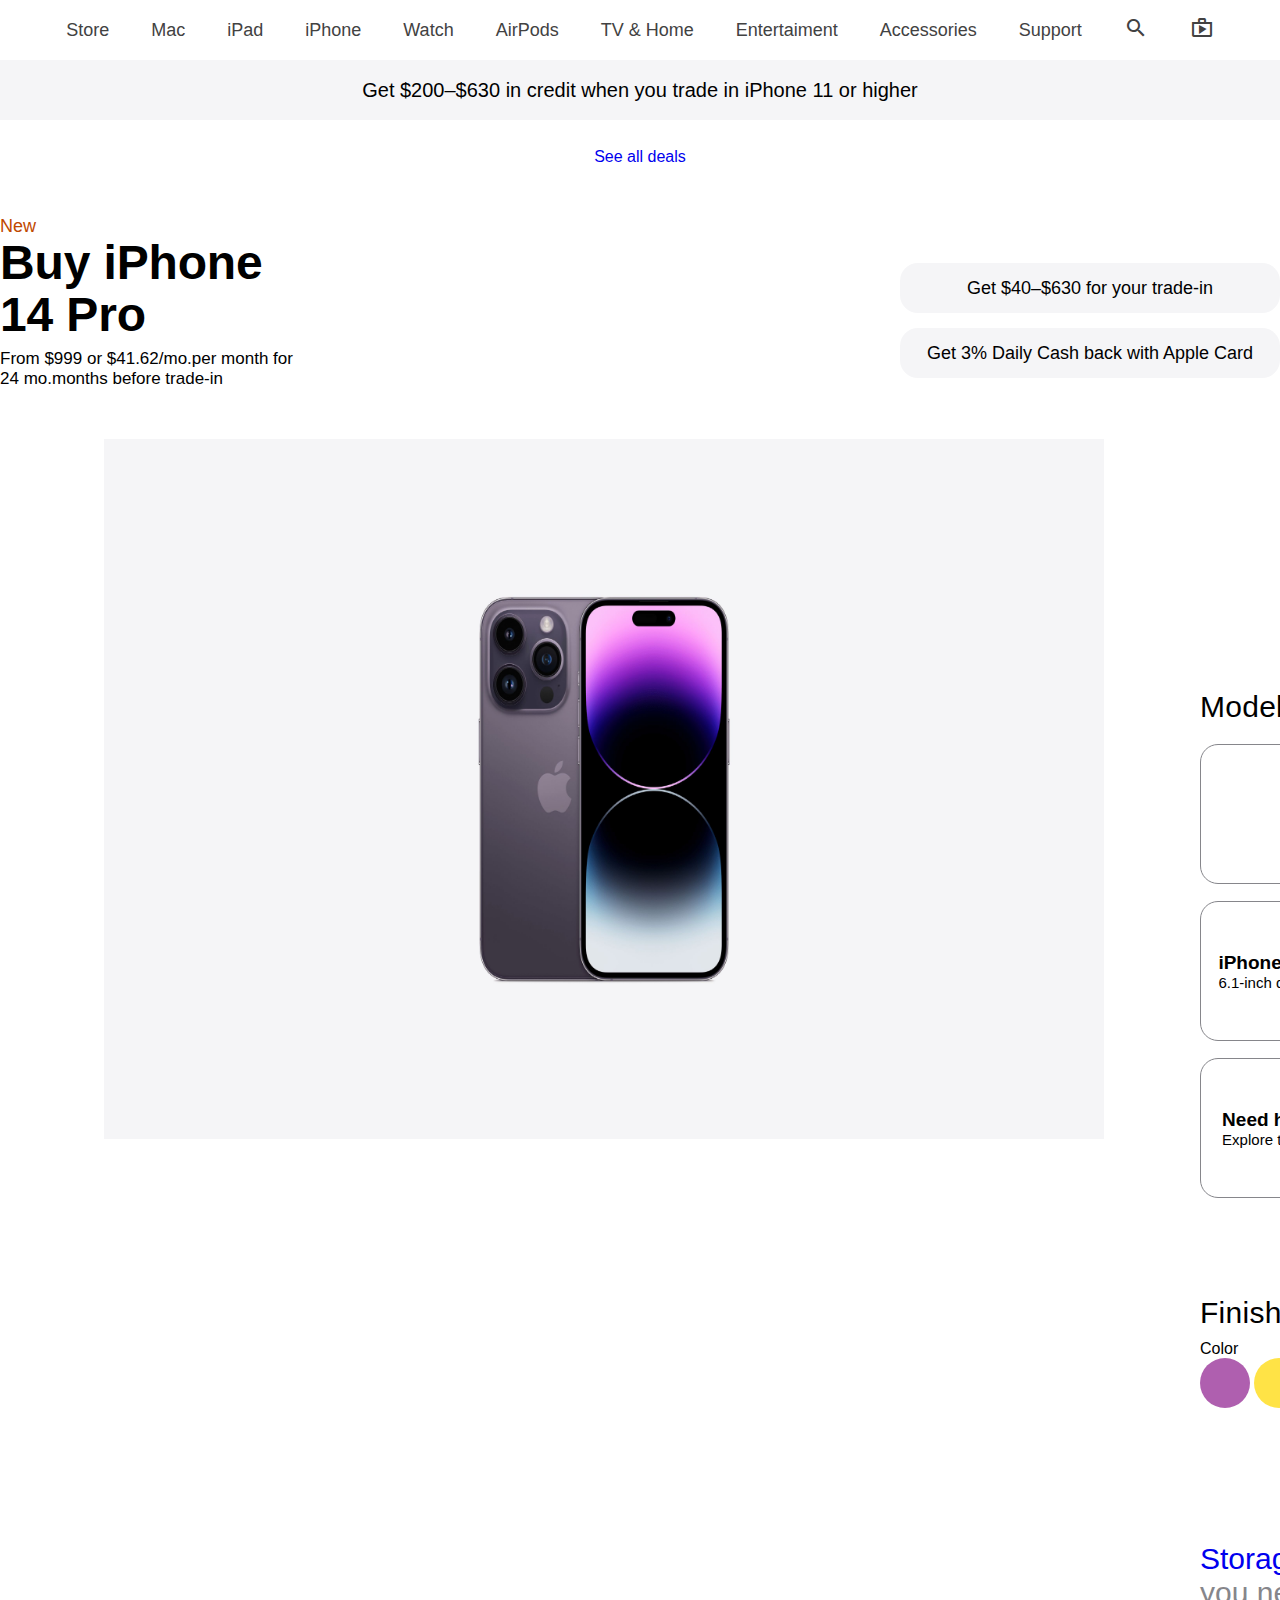
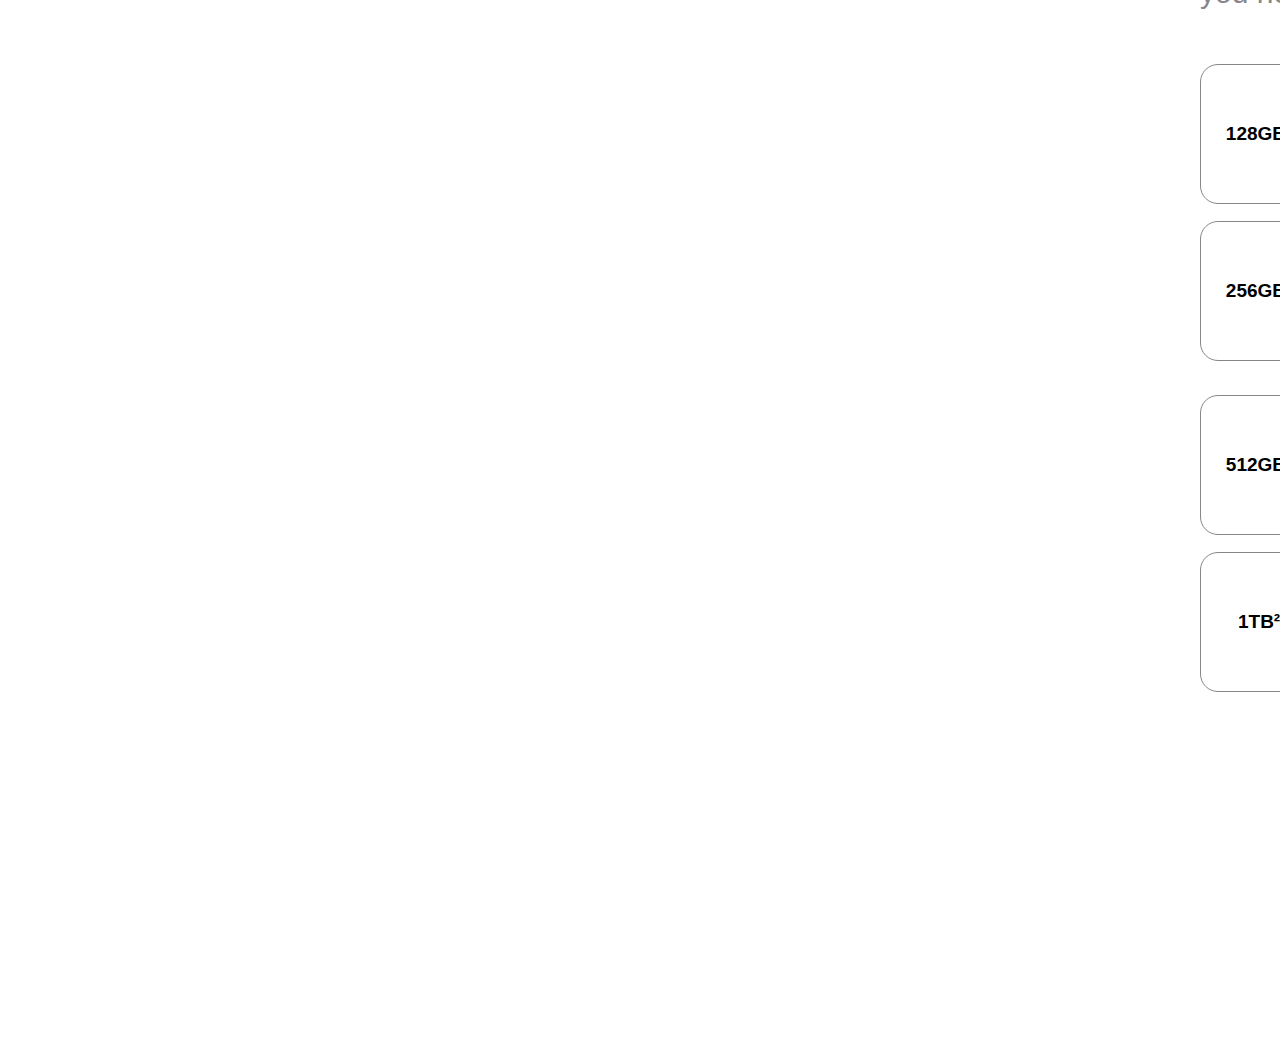
<file: index.html>
<!DOCTYPE html>
<html lang="en">

<head>
    <meta charset="UTF-8">
    <meta http-equiv="X-UA-Compatible" content="IE=edge">
    <meta name="viewport" content="width=device-width, initial-scale=1.0">
    <title>apple.com</title>
    <link href="https://fonts.googleapis.com/icon?family=Material+Icons+Outlined" rel="stylesheet">
    <link rel="stylesheet" href="./css/style2.css">
</head>

<body>
    <div class="container">
        <header class="head">
            <nav><a class="ssilki" href="#">Store</a></nav>
            <nav><a class="ssilki" href="./index2.html">Mac</a></nav>
            <nav><a class="ssilki" href="#">iPad</a></nav>
            <nav><a class="ssilki" href="#">iPhone</a></nav>
            <nav><a class="ssilki" href="#">Watch</a></nav>
            <nav><a class="ssilki" href="#">AirPods</a></nav>
            <nav><a class="ssilki" href="#">TV & Home</a></nav>
            <nav><a class="ssilki" href="#">Entertaiment</a></nav>
            <nav><a class="ssilki" href="#">Accessories</a></nav>
            <nav><a class="ssilki" href="#">Support</a></nav>
            <nav><a class="ssilki" href="#"> <span class="material-icons-outlined rt">search</span></a></nav>
            <nav><a class="ssilki" href="#">
                    <span class="material-icons-outlined rt">shop</span></a></nav>
        </header>

        <div class="box">Get $200–$630 in credit when you trade in iPhone 11 or higher</div>
        <br>
        <div class="button">
            <a href="#" id="open">See all deals</a>
        </div>

        <div class="pop_up">
            <div class="pop_up_container">
                <div class="pop_up_body">
                    <h1>Incredible carrier deals?
                        <br> We've got'em right here. 😎
                    </h1>

                    <p>When you buy your new iPhone from Apple, you can still get a sweet carrier deal. <br> Just select
                        your trade-in to see how much you can save. Have questions? No worries, <br> our iPhone
                        Specialists are here to help.</p>
                    <br>
                    <input type="text" placeholder="iPhone 12 Pro">
                    <br>
                    <h1>For existing and new AT&T customers</h1>
                    <br>
                    <br>
                    <p>
                        ∆ AT&T Special Deal: Monthly price reflects net monthly payment, after application of AT&T
                        trade-in credit applied over 36 months with purchase of an iPhone 14 Pro, iPhone 14 Pro Max,
                        iPhone 14, or iPhone 14 Plus and trade-in of eligible smartphone. Receive credit with purchase
                        of an iPhone 14 Pro or iPhone 14 Pro Max of either $1000, $700, or $350 (based upon the model
                        and condition of your trade-in smartphone). Receive credit with purchase of an iPhone 14 or
                        iPhone 14 Plus of either $700 or $350 (based upon the model and condition of your trade-in
                        smartphone). Max bill credits will not exceed the cost of the device. Requires upgrade of an
                        existing line or activation of a new line and purchase of a new iPhone 14, iPhone 14 Plus,
                        iPhone 14 Pro, or iPhone 14 Pro Max on qualifying 36 month 0% APR installment plan, subject to
                        carrier credit qualification. AT&T Installment Plan with Next Up is not eligible for this
                        promotion. $0 down for well qualified customers only, or down payment may be required and
                        depends on a variety of factors. Tax on full retail price due at sale. Requires activation on
                        eligible unlimited plan. If you cancel eligible wireless service, credits will stop and you will
                        owe the remaining device balance. Activation/Upgrade Fee: $35. Trade in device may not be on
                        existing installment plan. Bill credits are applied as a monthly credit over the 36 month
                        installment plan. Credits start within 3 bills. Will receive catchup credits once credits start.
                        Wireless line must be on an installment agreement, active, and in good standing for 30 days to
                        qualify. Installment agreement starts when device is shipped. To get all credits, device must
                        remain on agreement for entire term and you must keep eligible service on device for entire
                        installment term. Limited time offer; subject to change. Limits: one trade-in per qualifying
                        purchase and one credit per line. May not be combinable with other offers, discounts, or
                        credits. Purchase, financing, other limits, and restrictions apply. Price for iPhone 14 and
                        iPhone 14 Plus includes $30 AT&T connectivity discount. Activation required.
                    </p>
                    <from>
                        <div class="pop_up_close">&#10006</div>
                    </from>
                </div>
            </div>
        </div>

    </div>

    <div class="doc">
        <div class="cont">
            <p class="p01">New</p>
            <p class="p02">Buy iPhone 14 Pro</p>
            <p class="p03">From $999 or $41.62/mo.per month for 24 mo.months before trade-in</p>
        </div>

        <div class="box_of_btns">
            <a href="#"><button class="btn">Get $40–$630 for your trade-in</button></a>
            <a href="#"><button class="btn">Get 3% Daily Cash back with Apple Card</button></a>
        </div>
    </div>

    <div class="abox">
        <div class="iPhones_box">
            <img class="iPhoness" src="./img/iphone-14-pro-finish-select-202209-6-1inch-deeppurple.jpeg" alt="img">
        </div>

        <div class="model">
            <p class="modelp">Model. <span class="grey">Which is best for you?</span></p>
            <div class="bigbox">
                <a href="#">
                    <div class="element1">
                        <div class="aelement">
                            <p class="ip">iPhone 14 Pro
                </a></p>
                <p class="iq">6.1-inch display¹</p>
            </div>
            <div class="belement">
                <p>From $999 <br> or $41.62/mo. <br> for 24 mo. before <br> trade-in</p>
            </div>
        </div>
        <a href="#">
            <div class="element2">
                <div class="aelement">
                    <p class="ip">iPhone 14 Pro Max</p>
                    <p class="iq">6.1-inch display¹</p>
                </div>
                <div class="belement">
                    <p>From $999 <br> or $41.62/mo. <br> for 24 mo. before <br> trade-in</p>
                </div>
            </div>
            <div class="element3">
                <p><span class="d">Need help choosing a model?</span> <br>
                    Explore the differences in screen size and battery life.</p>
            </div>
    </div>
    <div class="divas">
        <p class="we"><span class="qw">Finish.</span> Pick your favorite.</p>
    </div>
    <p class="t">Color</p>
    <div class="btn_color">
        <button class="btn_cor" data-col="1"></button>
        <button class="btn_cor1" data-col="2"></button>
        <button class="btn_cor2" data-col="3"></button>
        <button class="btn_cor3" data-col="4"></button>
    </div>

    <div class="abigdive">
        <p class="op">Storage.<span class="spand"> How much space do <br> you need?</span></p>
        <div class="boxxx">
            <a href="">
                <div class="el">
                    <div class="div001">128GB²</div>
                    <div class="div002">
                        <p>From $1009 <br> or $45.79/mo. <br> for 24 mo. before <br> trade-in</p>
                    </div>
                </div>
            </a>
            <a href="">
                <div class="el">
                    <div class="div001">256GB²</div>
                    <div class="div002">
                        <p>From $1199 <br> or $49.95/mo. <br> for 24 mo. before <br> trade-in</p>
                    </div>
                </div>
        </div>
        </a>
        <a href="">
            <div class="el">
                <div class="div001">512GB²</div>
                <div class="div002">
                    <p>From $1399 <br> or $58.29/mo. <br> for 24 mo. before <br> trade-in</p>
                </div>
            </div>
    </div>
    </a>
    <a href="#">
        <div class="s01">
            <div class="el0">
                <div class="div001">1TB²</div>
                <div class="div002">
                    <p>From $1599 <br> or $66.62/mo. <br> for 24 mo. before <br> trade-in</p>
                </div>
            </div>
        </div>
    </a>
    </div>



    </div>
    </div>
    </div>
    </div>
    </div>


    <script src="./js/main.js"></script>
</body>

</html>
</file>
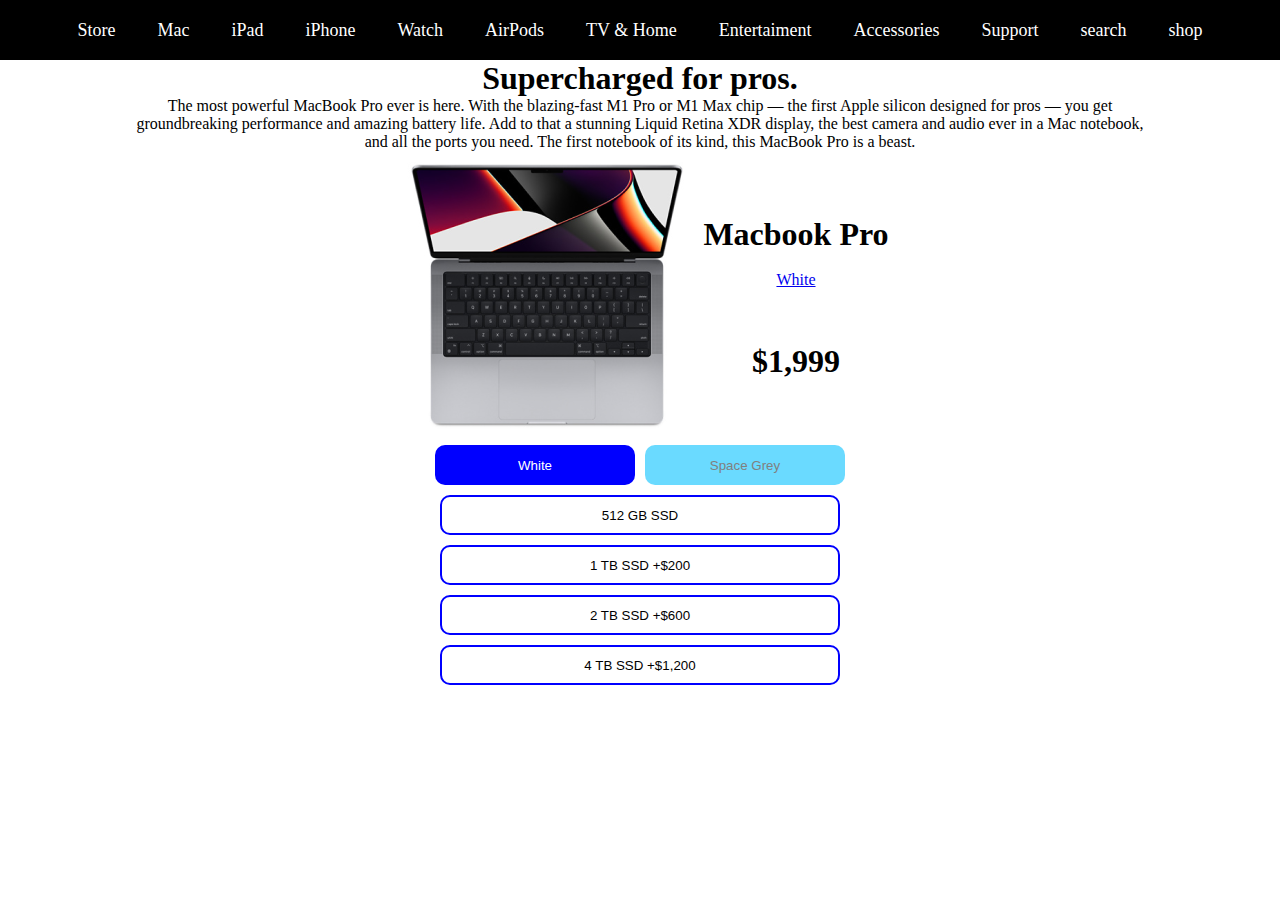
<file: index2.html>
<!DOCTYPE html>
<html lang="en">

<head>
    <meta charset="UTF-8">
    <meta http-equiv="X-UA-Compatible" content="IE=edge">
    <meta name="viewport" content="width=device-width, initial-scale=1.0">
    <title>Document</title>
    <link rel="stylesheet" href="./css/style.css">
</head>

<body>

    <center>
        <section>
            <header class="head">
                <nav><a class="ssilki" href="#">Store</a></nav>
                <nav><a class="ssilki" href="#">Mac</a></nav>
                <nav><a class="ssilki" href="#">iPad</a></nav>
                <nav><a class="ssilki" href="./index.html">iPhone</a></nav>
                <nav><a class="ssilki" href="#">Watch</a></nav>
                <nav><a class="ssilki" href="#">AirPods</a></nav>
                <nav><a class="ssilki" href="#">TV & Home</a></nav>
                <nav><a class="ssilki" href="#">Entertaiment</a></nav>
                <nav><a class="ssilki" href="#">Accessories</a></nav>
                <nav><a class="ssilki" href="#">Support</a></nav>
                <nav><a class="ssilki" href="#"> <span class="material-icons-outlined rt">search</span></a></nav>
                <nav><a class="ssilki" href="#">
                        <span class="material-icons-outlined rt">shop</span></a></nav>
            </header>

            <div class="text">
                <div class="text_h1">
                    <h1>
                        Supercharged for pros.
                    </h1>
                </div>
                <div class="text_h4">
                    The most powerful MacBook Pro ever is here. With the blazing-fast M1 Pro or M1 Max chip — the first
                    Apple silicon designed for pros — you get groundbreaking performance and amazing battery life. Add
                    to that a stunning Liquid Retina XDR display, the best camera and audio ever in a Mac notebook, and
                    all the ports you need. The first notebook of its kind, this MacBook Pro is a beast.
                </div>
            </div>

            <div class="MacBook">
                <div class="img_mac">
                    <img src="./img/MacBook.png" alt="img">
                </div>
                <div class="price">
                    <h1>Macbook Pro</h1>
                    <br>
                    <a href="#">White</a>
                    <br><br><br><br>
                    <span>
                        <h1>$1,999</h1>
                    </span>
                </div>
            </div>

            <div class="button">
                <div class="btn_color">
                    <button class="btn_col">White</button>
                    <button class="btn_col1"><a href="./index3.html">Space Grey</a></button>
                </div>

                <div class="btn_price">
                    <button class="btn_pri">512 GB SSD</button>
                    <button class="btn_pri">1 TB SSD +$200</button>
                    <button class="btn_pri">2 TB SSD +$600</button>
                    <button class="btn_pri">4 TB SSD +$1,200</button>
                </div>
            </div>
        </section>
    </center>

    <script src="./js/main2.js"></script>
</body>

</html>
</file>
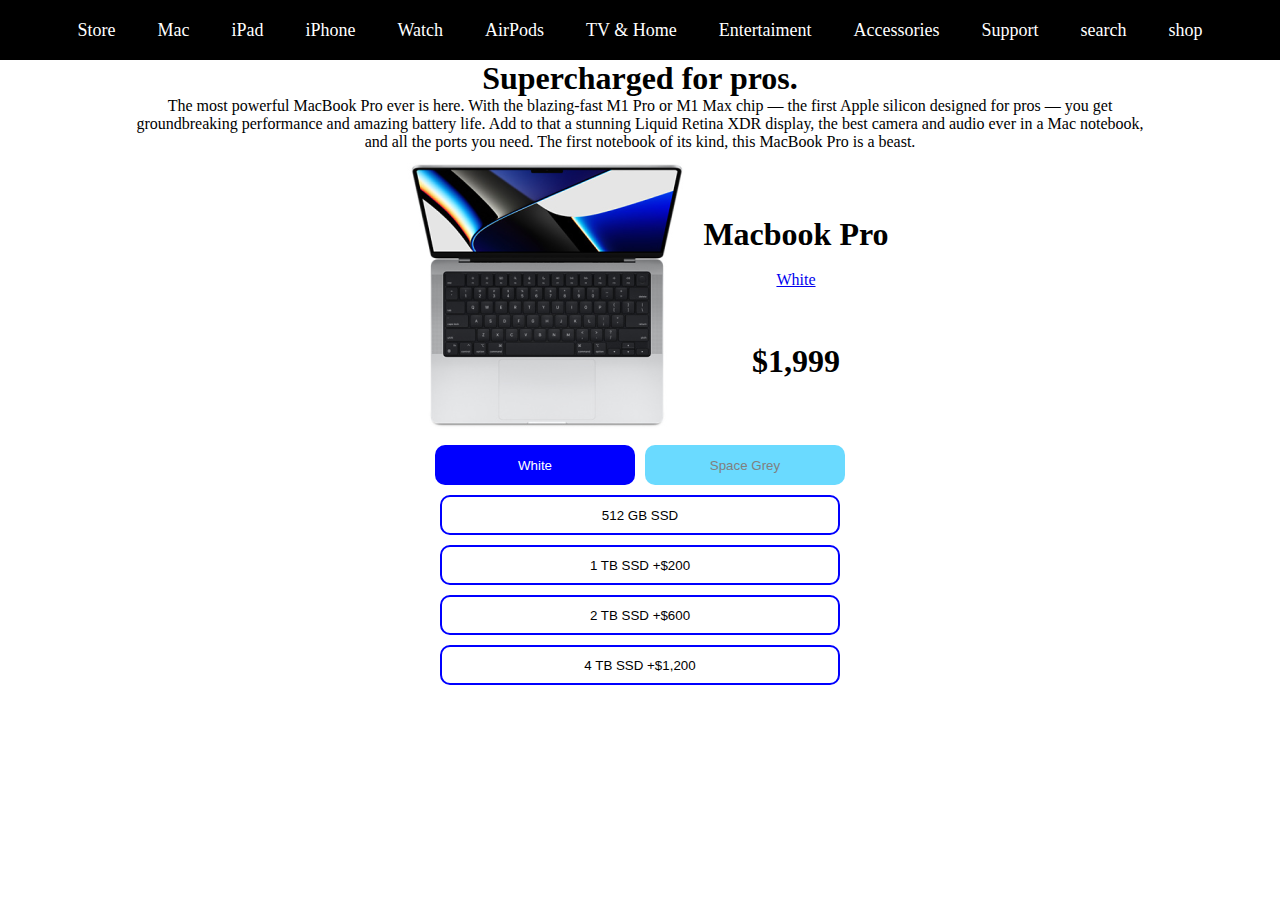
<file: index3.html>
<!DOCTYPE html>
<html lang="en">

<head>
    <meta charset="UTF-8">
    <meta http-equiv="X-UA-Compatible" content="IE=edge">
    <meta name="viewport" content="width=device-width, initial-scale=1.0">
    <title>Document</title>
    <link rel="stylesheet" href="./css/style.css">
</head>

<body>

    <center>
        <section>
            <header class="head">
                <nav><a class="ssilki" href="#">Store</a></nav>
                <nav><a class="ssilki" href="#">Mac</a></nav>
                <nav><a class="ssilki" href="#">iPad</a></nav>
                <nav><a class="ssilki" href="./index.html">iPhone</a></nav>
                <nav><a class="ssilki" href="#">Watch</a></nav>
                <nav><a class="ssilki" href="#">AirPods</a></nav>
                <nav><a class="ssilki" href="#">TV & Home</a></nav>
                <nav><a class="ssilki" href="#">Entertaiment</a></nav>
                <nav><a class="ssilki" href="#">Accessories</a></nav>
                <nav><a class="ssilki" href="#">Support</a></nav>
                <nav><a class="ssilki" href="#"> <span class="material-icons-outlined rt">search</span></a></nav>
                <nav><a class="ssilki" href="#">
                        <span class="material-icons-outlined rt">shop</span></a></nav>
            </header>

            <div class="text">
                <div class="text_h1">
                    <h1>
                        Supercharged for pros.
                    </h1>
                </div>
                <div class="text_h4">
                    The most powerful MacBook Pro ever is here. With the blazing-fast M1 Pro or M1 Max chip — the first
                    Apple silicon designed for pros — you get groundbreaking performance and amazing battery life. Add
                    to that a stunning Liquid Retina XDR display, the best camera and audio ever in a Mac notebook, and
                    all the ports you need. The first notebook of its kind, this MacBook Pro is a beast.
                </div>
            </div>

            <div class="MacBook">
                <div class="img_mac">
                    <img src="./img/mbp14-silver-select-202110 1 (2).png" alt="img">
                </div>
                <div class="price">
                    <h1>Macbook Pro</h1>
                    <br>
                    <a href="#">White</a>
                    <br><br><br><br>
                    <span>
                        <h1>$1,999</h1>
                    </span>
                </div>
            </div>

            <div class="button">
                <div class="btn_color">
                    <button class="btn_col"><a href="./index2.html">White</a></button>
                    <button class="btn_col1">Space Grey</button>
                </div>

                <div class="btn_price">
                    <button class="btn_pri">512 GB SSD</button>
                    <button class="btn_pri">1 TB SSD +$200</button>
                    <button class="btn_pri">2 TB SSD +$600</button>
                    <button class="btn_pri">4 TB SSD +$1,200</button>
                </div>
            </div>
        </section>
    </center>


    <script src="./js/main2.js"></script>
</body>

</html>
</file>
<file: css/style.css>
* {
    padding: 0px;
    margin: 0;
    box-sizing: border-box;
}

.MacBook {
    display: flex;
    align-items: center;
    justify-content: center;
}

.text_h4 {
    width: 1008px;
}

.btn_color {
    display: flex;
    align-items: center;
    justify-content: center;
    gap: 10px;
}


.btn_col {
    width: 200px;
    height: 40px;
    background-color: blue;
    color: white;
    border: none;
    border-radius: 10px;
    text-decoration: none;
}

.btn_col a {
    text-decoration: none;
    color: white;
}

.btn_col1 {
    width: 200px;
    height: 40px;
    background-color: rgba(0, 191, 255, 0.586);
    color: white;
    border: none;
    border-radius: 10px;
    color: grey;
    text-decoration: none;
}

.btn_col1 a {
    text-decoration: none;
    color: grey;
}


.btn_price {
    display: flex;
    flex-direction: column;
    align-items: center;
    justify-content: center;
    gap: 10px;
    padding: 10px;
}

.btn_pri {
    width: 400px;
    border: 2px solid blue;
    background-color: white;
    transition: 400ms;
    border-radius: 10px;
    height: 40px;
}

.btn_pri:hover {
    background-color: blue;
    color: white;
}

.head {
    height: 60px;
    width: 100%;
    display: flex;
    align-items: center;
    justify-content: center;
    gap: 42px;
    background-color: black;
}

.ssilki {
    color: #424242;
    transition: color 1ms linear;
    font-size: 18px;
    text-decoration: none;
    color: white;
}
</file>
<file: css/style2.css>
* {
    padding: 0;
    margin: 0;
    box-sizing: border-box;
    text-decoration: none;
    font-family: SF Pro Text, SF Pro Icons, AOS Icons, Helvetica Neue, Helvetica, Arial, sans-serif;
}

.container {
    max-width: 1920px;
    margin: 0 auto;
}

.head {
    height: 60px;
    width: 100%;
    display: flex;
    align-items: center;
    justify-content: center;
    gap: 42px;
}

.logo {
    width: 67px;
    height: 35px;
}

.ssilki {
    color: #424242;
    transition: color 1ms linear;
    font-size: 18px;
}

.ssilki:hover {
    color: black;
}

.box {
    width: 100%;
    background-color: #F5F5F7;
    height: 60px;
    display: flex;
    justify-content: center;
    align-items: center;
    font-size: 20px;
}

.box2 {
    height: 76px;
    width: 1100px;
    background-color: #F5F5F7;
    display: flex;
    gap: 50px;
    justify-content: center;
    border-radius: 10px;
}

.a {
    width: 30px;
    height: 30px;
}

.item1 {
    display: flex;
    gap: 10px;
    align-items: center;
}

.item0 {
    display: flex;
    flex-direction: column;
    justify-content: center;
}

.silka {
    color: #06c;
    font-size: 20px;
}

.p0 {
    font-size: 20px;
}

.b {
    font-size: 20px;
}

.b2 {
    font-size: 20px;
}

.b3 {
    font-size: 20px;
}

.p01 {
    color: #bf4800;
    font-size: 18px;
}

.p02 {
    font-size: 48px;
    line-height: 1.08349;
    font-weight: 600;
    letter-spacing: -.003em;
    padding-bottom: 8px;
}

.p03 {
    font-size: 17px;
}

.btn {
    background-color: #F5F5F7;
    width: 380px;
    height: 50px;
    border: 0;
    border-radius: 18px;
    padding-top: 12px;
    padding-right: 16px;
    padding-bottom: 12px;
    padding-left: 16px;
    cursor: pointer;
    font-size: 18px;
}

.doc {
    display: flex;
    align-items: center;
    justify-content: space-around;
    gap: 600px;
    margin-top: 50px;
}

.box_of_btns {
    display: flex;
    flex-direction: column;
    gap: 15px;
    margin-top: 36px;
}

.iPhones_box {
    width: 1200px;
    height: 700px;
    background-color: #F5F5F7;
    border-radius: 18px;
    margin-left: 104px;
    margin-top: 50px;
    display: flex;
    align-items: center;
    justify-content: center;
}

.iPhoness {
    width: 1000px;
    height: 700px;
}

.abox {
    display: flex;
    gap: 96px;
}

.model {
    margin-top: 300px;
    display: flex;
    flex-direction: column;
}

.modelp {
    font-size: 30px;
    line-height: 1.16667;
    letter-spacing: .009em;
}

.grey {
    color: #86868b;
}

.element1 {
    background-color: white;
    height: 140px;
    width: 400px;
    border: solid 1px #86868b;
    border-radius: 18px;
}

.element2 {
    background-color: white;
    height: 140px;
    width: 400px;
    border: solid 1px #86868b;
    border-radius: 18px;
    margin-bottom: 17px;
}

.element2:hover {
    border: 2px #06c solid;
}

.element3 {
    background-color: white;
    height: 140px;
    width: 400px;
    border: solid 1px #86868b;
    border-radius: 18px;
    margin-bottom: 17px;
}

.element3:hover {
    border: 2px #06c solid;
}

.bigbox {
    display: flex;
    flex-direction: column;
    margin-top: 20px;
    padding-right: 10px;
}

.element1 {
    display: flex;
    gap: 120px;
    font-size: 15px;
    align-items: center;
    justify-content: center;
    text-align: end;
    color: black;
    transition: color 1ms linear;
    margin-bottom: 17px;
}

.element1:hover {
    border: 2px #06c solid;
}

.ip {
    text-align: start;
    font-size: 19px;
    font-weight: 600;
}

.iq {
    text-align: start;
}

.element2 {
    display: flex;
    gap: 80px;
    font-size: 15px;
    align-items: center;
    justify-content: center;
    text-align: end;
    color: black;
    transition: color 1ms linear;
    margin-bottom: 17px;
}


.element3 {
    display: flex;
    font-size: 15px;
    align-items: center;
    justify-content: center;
    color: black;
}

.d {
    font-size: 19px;
    font-weight: 600;
}

.iPhones_box {
    position: sticky;
    top: 100px;
}

.abox {
    height: 2250px;
}

.qw {
    color: black;
    font-size: 30px;
    line-height: 1.16667;
    letter-spacing: .009em;
}

.we {
    color: #86868b;
    font-size: 30px;
}

.divas {
    margin-top: 80px;
}

.t {
    color: black;
    margin-top: 10px;
}

.colors {
    width: 50px;
    height: 50px;
    border-radius: 50%;
    border: 0;
}

.colors:hover {
    border: 2px #86868b solid;
}

.images {
    display: flex;
    gap: 15px;
    margin-top: 17px;
    margin-left: -10px;
}

.op {
    margin-top: 130px;
    font-size: 30px;
}

.spand {
    color: #86868b;
}

.el {
    background-color: white;
    height: 140px;
    width: 400px;
    border: solid 1px #86868b;
    border-radius: 18px;
    display: flex;
    align-items: center;
    justify-content: center;
    gap: 160px;
    color: black;
    text-align: end;
}

.el0 {
    background-color: white;
    height: 140px;
    width: 400px;
    border: solid 1px #86868b;
    border-radius: 18px;
    display: flex;
    align-items: center;
    justify-content: center;
    gap: 160px;
    text-align: end;
    margin-top: 17px;
    color: black;
}

.el0:hover {
    border: 2px #06c solid;
}

.el:hover {
    border: 2px #06c solid;
}

.boxxx {
    display: flex;
    flex-direction: column;
    gap: 17px;
    margin-top: 20px;
}

.div001 {
    font-weight: 600;
    font-size: 19px;
}


.abigdive {
    display: flex;
    flex-direction: column;
    gap: 17px;
}

.jpg {
    width: 140px;
    height: 140px;
    border-radius: 18px 0px 0 18px;
}

.btn_cor {
    width: 50px;
    height: 50px;
    border-radius: 50%;
    border: none;
    background-color: rgba(128, 0, 128, 0.628);
}

.btn_cor1 {
    width: 50px;
    height: 50px;
    border-radius: 50%;
    border: none;
    background-color: rgba(255, 217, 0, 0.727);
}

.btn_cor2 {
    width: 50px;
    height: 50px;
    border-radius: 50%;
    border: none;
    background-color: whitesmoke;
}

.btn_cor3 {
    width: 50px;
    height: 50px;
    border-radius: 50%;
    border: none;
    background-color: black;
}

.button {
    margin-top: 10px;
    text-align: center;
}

.pop_up {
    display: none;
    width: 100%;
    height: 100%;
    position: fixed;
    left: 0;
    top: 0;
    background-color: rgba(0, 0, 0, .8);
    z-index: 2;
}

.pop_up_container {
    display: flex;
    width: 100%;
    height: 100%;
}

.pop_up_body {
    margin: auto;
    margin-top: 45px;
    width: 700px;
    height: 850px;
    background-color: white;
    border-radius: 20px;
    position: relative;
    padding: 10px;
    text-align: center;
}

.pop_up_body input {
    width: 500px;
    height: 40px;
    padding: 10px;
}

.pop_up_body h1 {
    margin-top: 40px;
}

.pop_up_body p {
    font-size: 15px;
}

.pop_up_close {
    position: absolute;
    top: 15px;
    right: 15px;
    font-size: 21px;
    cursor: pointer;
}

.pop_up_active {
    display: block;
}
</file>
